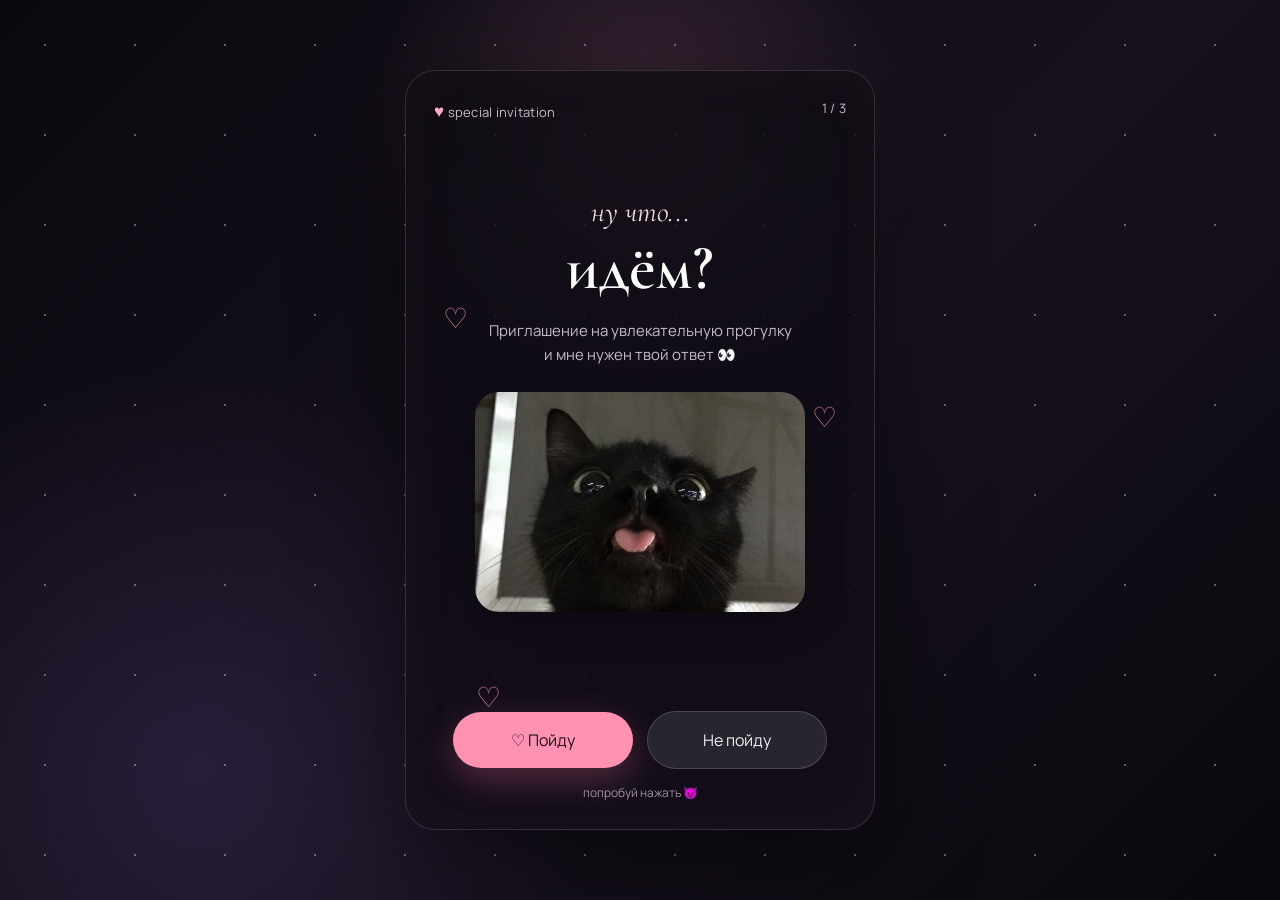
<file: index.html>
<!DOCTYPE html>
<html lang="ru">
<head>
<meta charset="UTF-8">
<meta name="viewport" content="width=device-width, initial-scale=1.0, viewport-fit=cover">
<title>Особенное приглашение ♡</title>
<style>
@import url('https://fonts.googleapis.com/css2?family=Cormorant+Garamond:wght@500;600;700&family=Manrope:wght@400;500;600;700&display=swap');

*{box-sizing:border-box}
html,body{margin:0;min-height:100%;font-family:Manrope,sans-serif;background:#09080d;color:#fff}
body{overflow:hidden}
button{font:inherit}
.screen{
  position:fixed; inset:0; display:flex; align-items:center; justify-content:center;
  padding:24px; opacity:0; pointer-events:none; transform:scale(1.025);
  transition:opacity .55s ease,transform .55s ease;
  overflow:auto;
}
.screen.active{opacity:1;pointer-events:auto;transform:scale(1)}
.bg{
  position:absolute;inset:0;
  background:
    radial-gradient(circle at 50% 15%,rgba(255,160,196,.18),transparent 28%),
    radial-gradient(circle at 15% 85%,rgba(130,90,190,.18),transparent 30%),
    linear-gradient(135deg,#0b0910,#17111d 55%,#0a080e);
}
.bg:after{
  content:"";position:absolute;inset:0;opacity:.35;
  background-image:radial-gradient(#fff 1px,transparent 1px);
  background-size:90px 90px;
}
.card{
  position:relative;width:min(470px,100%);min-height:min(760px,calc(100vh - 48px));
  border:1px solid rgba(255,255,255,.14);border-radius:30px;overflow:hidden;
  background:linear-gradient(180deg,rgba(13,11,18,.82),rgba(19,13,25,.92));
  box-shadow:0 25px 100px rgba(0,0,0,.5),inset 0 0 60px rgba(255,145,190,.04);
  padding:28px;display:flex;flex-direction:column;z-index:1;
}
.top{display:flex;justify-content:space-between;color:#c8bcc8;font-size:13px;letter-spacing:.02em}
.top b{color:#ffabc6;font-size:17px}
.hero{margin:auto 0;text-align:center}
.kicker{font-family:"Cormorant Garamond",serif;font-size:29px;font-style:italic;color:#f3d7e4}
h1{font-family:"Cormorant Garamond",serif;font-size:64px;line-height:.9;margin:10px 0 22px;font-weight:600}
.sub{color:#c8bac6;line-height:1.65;font-size:15px;max-width:330px;margin:auto}
.cat{font-size:100px;line-height:1;margin:22px 0;filter:drop-shadow(0 15px 25px rgba(255,150,190,.2))}
.invite-image{width:min(330px,85%);height:220px;margin:24px auto;object-fit:cover;border-radius:24px;display:block;box-shadow:0 15px 35px rgba(0,0,0,.28)}
.image-placeholder{
  width:min(330px,85%);height:220px;margin:24px auto;
  border:1.5px dashed rgba(255,171,198,.55);border-radius:24px;
  display:flex;align-items:center;justify-content:center;flex-direction:column;
  background:rgba(255,145,179,.055);color:#ffabc6;
  font-size:15px;letter-spacing:.05em;
}
.image-placeholder small{font-size:10px;color:#a99aa6;margin-top:7px;letter-spacing:0}
.actions{display:flex;gap:14px;align-items:center;justify-content:center;min-height:64px}
.btn{
  border:0;border-radius:999px;padding:17px 28px;cursor:pointer;min-width:180px;
  transition:transform .2s,box-shadow .2s,background .2s;
}
.primary{background:#ff91b3;color:#220f18;box-shadow:0 12px 35px rgba(255,117,159,.28)}
.primary:hover{transform:translateY(-2px);box-shadow:0 15px 40px rgba(255,117,159,.38)}
.no{
  background:#292530;color:#eee;border:1px solid rgba(255,255,255,.16);
  position:relative;z-index:4;transition:left .12s ease,top .12s ease,transform .12s ease;
}
.hint{font-size:12px;color:#9e909d;text-align:center;margin-top:12px}
.floating{position:absolute;color:#ff9fbd;font-size:28px;opacity:.7;animation:float 4s ease-in-out infinite}
.f1{left:8%;top:30%}.f2{right:8%;top:43%;animation-delay:1s}.f3{left:15%;bottom:15%;animation-delay:2s}
@keyframes float{50%{transform:translateY(-13px) rotate(8deg);opacity:1}}

.celebrate .hero{margin:auto 0 28px}
.celebrate h1{font-size:54px;color:#ff9fbd;text-shadow:0 0 35px rgba(255,120,170,.25)}
.confetti{position:absolute;inset:0;overflow:hidden;pointer-events:none}
.confetti i{position:absolute;width:8px;height:18px;background:#ff9fbd;opacity:.7;animation:fall 4s linear infinite}
.confetti i:nth-child(1){left:8%;animation-delay:-1s}.confetti i:nth-child(2){left:22%;animation-delay:-2.2s}.confetti i:nth-child(3){left:42%;animation-delay:-.4s}.confetti i:nth-child(4){left:61%;animation-delay:-1.8s}.confetti i:nth-child(5){left:79%;animation-delay:-2.7s}.confetti i:nth-child(6){left:91%;animation-delay:-.8s}
@keyframes fall{from{transform:translateY(-100px) rotate(0)}to{transform:translateY(800px) rotate(360deg)}}
.speech{display:inline-block;border:1px solid rgba(255,255,255,.3);border-radius:50%;padding:11px 17px;margin:4px;color:#f5dce7;font-family:"Cormorant Garamond",serif;font-size:18px}

.date .hero{margin:35px 0 20px}
.date h1{font-size:46px;margin-bottom:10px}
.calendar{background:rgba(31,27,35,.92);border:1px solid rgba(255,255,255,.13);border-radius:24px;padding:20px;margin:10px 0 18px}
.cal-head{display:flex;align-items:center;justify-content:space-between;font-size:17px;margin-bottom:20px}
.arrow{background:none;border:0;color:#ddd;font-size:24px;cursor:pointer;padding:4px 10px}
.week,.days{display:grid;grid-template-columns:repeat(7,1fr);gap:8px;text-align:center}
.week{color:#8f8591;font-size:11px;margin-bottom:8px}
.day{border:0;background:none;color:#eee;border-radius:12px;height:39px;cursor:pointer}
.day:hover{background:rgba(255,145,179,.14)}
.day.selected{background:#ff9cba;color:#29121c;box-shadow:0 7px 20px rgba(255,120,165,.25)}
.day.muted{color:#554d57;cursor:default}
.confirm{width:100%;margin-top:auto}
.result{text-align:center;margin-top:22px;min-height:70px}
.result strong{display:block;font-size:17px;color:#ffabc5;margin-bottom:6px}
.result span{font-size:13px;color:#bcb0bb}
.hidden{display:none!important}
@media(max-width:520px){
  .screen{padding:12px}
  .card{min-height:calc(100vh - 24px);border-radius:24px;padding:22px}
  h1{font-size:55px}.celebrate h1{font-size:45px}.date h1{font-size:40px}
  .cat{font-size:85px}
  .actions{gap:10px}.btn{min-width:0;padding:16px 22px}
}
</style>
</head>
<body>

<section class="screen active" id="s1">
  <div class="bg"></div><div class="card" id="card1">
    <div class="top"><span><b>♥</b> special invitation</span><span>1 / 3</span></div>
    <span class="floating f1">♡</span><span class="floating f2">♡</span><span class="floating f3">♡</span>
    <div class="hero">
      <div class="kicker">ну что...</div>
      <h1>идём?</h1>
      <p class="sub">Приглашение на увлекательную прогулку<br>и мне нужен твой ответ 👀</p>
      <img class="invite-image" src="01e43c9664c58c41807faaed828fb6cb.jpg" alt="Приглашение">
    </div>
    <div class="actions" id="actions">
      <button class="btn primary" id="yes">♡ Пойду</button>
      <button class="btn no" id="no">Не пойду</button>
    </div>
    <div class="hint" id="hint">попробуй нажать 😈</div>
  </div>
</section>

<section class="screen" id="s2">
  <div class="bg"></div><div class="card celebrate">
    <div class="confetti"><i></i><i></i><i></i><i></i><i></i><i></i></div>
    <div class="top"><span><b>♥</b> special invitation</span><span>2 / 3</span></div>
    <div class="hero">
      <div class="speech">ураа!</div>
      <div class="speech">это будет круто! ♡</div>
      <h1>Я НЕ СОМНЕВАЛСЯ,<br>ЧТО ТЫ<br>СОГЛАСИШЬСЯ!</h1>
      <img class="invite-image" src="8b15e88e55abe30e64251b4288eba909.jpg" alt="Бурные эмоции">
      <p class="sub">ты лучшая ♡</p>
    </div>
    <button class="btn primary" id="next">Так, спокойно. Дальше →</button>
  </div>
</section>

<section class="screen" id="s3">
  <div class="bg"></div><div class="card date">
    <div class="top"><span><b>♥</b> special invitation</span><span>3 / 3</span></div>
    <div class="hero">
      <div class="kicker">Осталось решить<br>самое главное...</div>
      <p class="sub">Когда состоится наше<br>великое событие? ♡</p>
    </div>
    <div class="calendar">
      <div class="cal-head"><button class="arrow" id="prev">‹</button><strong id="monthTitle"></strong><button class="arrow" id="nextMonth">›</button></div>
      <div class="week"><span>ПН</span><span>ВТ</span><span>СР</span><span>ЧТ</span><span>ПТ</span><span>СБ</span><span>ВС</span></div>
      <div class="days" id="days"></div>
    </div>
    <button class="btn primary confirm" id="confirm">Зафиксировать эту дату ♡</button>
    <div class="result hidden" id="result"><strong>Записано! ✨</strong><span id="resultText"></span></div>
  </div>
</section>

<script>
const screens=[...document.querySelectorAll('.screen')];
function show(n){screens.forEach((s,i)=>s.classList.toggle('active',i===n));}

const no=document.getElementById('no'), card=document.getElementById('card1'), hint=document.getElementById('hint');
let escapes=0;
function escapeNo(e){
  if(e) e.preventDefault();
  escapes++;
  const rect=card.getBoundingClientRect(), b=no.getBoundingClientRect();
  const pad=18;
  const maxX=Math.max(pad,rect.width-b.width-pad);
  const maxY=Math.max(130,rect.height-b.height-25);
  const x=pad+Math.random()*(maxX-pad);
  const y=120+Math.random()*Math.max(0,maxY-120);
  no.style.position='absolute';
  no.style.left=x+'px'; no.style.top=y+'px';
  no.style.transform=`rotate(${(Math.random()*16-8).toFixed(1)}deg)`;
  hint.textContent=escapes<3?'ещё попытка? 😈':escapes<6?'ну хватит уже 😂':'я понял';
}
no.addEventListener('pointerdown',escapeNo);
no.addEventListener('mouseenter',()=>{if(window.matchMedia('(hover:hover)').matches) escapeNo()});
document.getElementById('yes').onclick=()=>show(1);
document.getElementById('next').onclick=()=>show(2);

let current=new Date(2026,8,1), selected=null;
const monthTitle=document.getElementById('monthTitle'), days=document.getElementById('days');
function renderCalendar(){
  const y=current.getFullYear(),m=current.getMonth();
  monthTitle.textContent=new Intl.DateTimeFormat('ru-RU',{month:'long',year:'numeric'}).format(current).replace(/^./,c=>c.toUpperCase());
  days.innerHTML='';
  const first=(new Date(y,m,1).getDay()+6)%7, count=new Date(y,m+1,0).getDate();
  for(let i=0;i<first;i++){let x=document.createElement('button');x.className='day muted';x.disabled=true;days.appendChild(x)}
  for(let d=1;d<=count;d++){
    let x=document.createElement('button');x.className='day';x.textContent=d;
    if(selected && selected.getFullYear()===y && selected.getMonth()===m && selected.getDate()===d)x.classList.add('selected');
    x.onclick=()=>{selected=new Date(y,m,d);renderCalendar()};
    days.appendChild(x);
  }
}
document.getElementById('prev').onclick=()=>{current.setMonth(current.getMonth()-1);renderCalendar()};
document.getElementById('nextMonth').onclick=()=>{current.setMonth(current.getMonth()+1);renderCalendar()};
const GOOGLE_SCRIPT_URL = 'https://script.google.com/macros/s/AKfycbwhUoduRSXQWKKFP6elFwiyz54tm9baigENuSbCMViYyrPDfb_bu0n3HUU-oI7hkKmd/exec';

document.getElementById('confirm').onclick=async()=>{
  if(!selected){
    document.getElementById('result').classList.remove('hidden');
    document.getElementById('resultText').textContent='Сначала выбери дату ♡';
    return;
  }

  const dateText = new Intl.DateTimeFormat('ru-RU',{
    day:'numeric',month:'long',year:'numeric'
  }).format(selected);

  // Сохраняем дату на этом устройстве.
  localStorage.setItem('invitationDate', dateText);

  document.getElementById('result').classList.remove('hidden');
  document.getElementById('resultText').textContent =
    dateText + ' — день официального выхода';

  // Если позже подключить Google Apps Script, дата будет отправляться в Google Таблицу.
  if (GOOGLE_SCRIPT_URL) {
    try {
      await fetch(GOOGLE_SCRIPT_URL, {
        method:'POST',
        mode:'no-cors',
        headers:{'Content-Type':'text/plain;charset=utf-8'},
        body: JSON.stringify({
          date: dateText,
          timestamp: new Date().toISOString()
        })
      });
    } catch(e) {
      console.log('Не удалось отправить дату в Google Таблицу:', e);
    }
  }
};
renderCalendar();
</script>
</body>
</html>
</file>
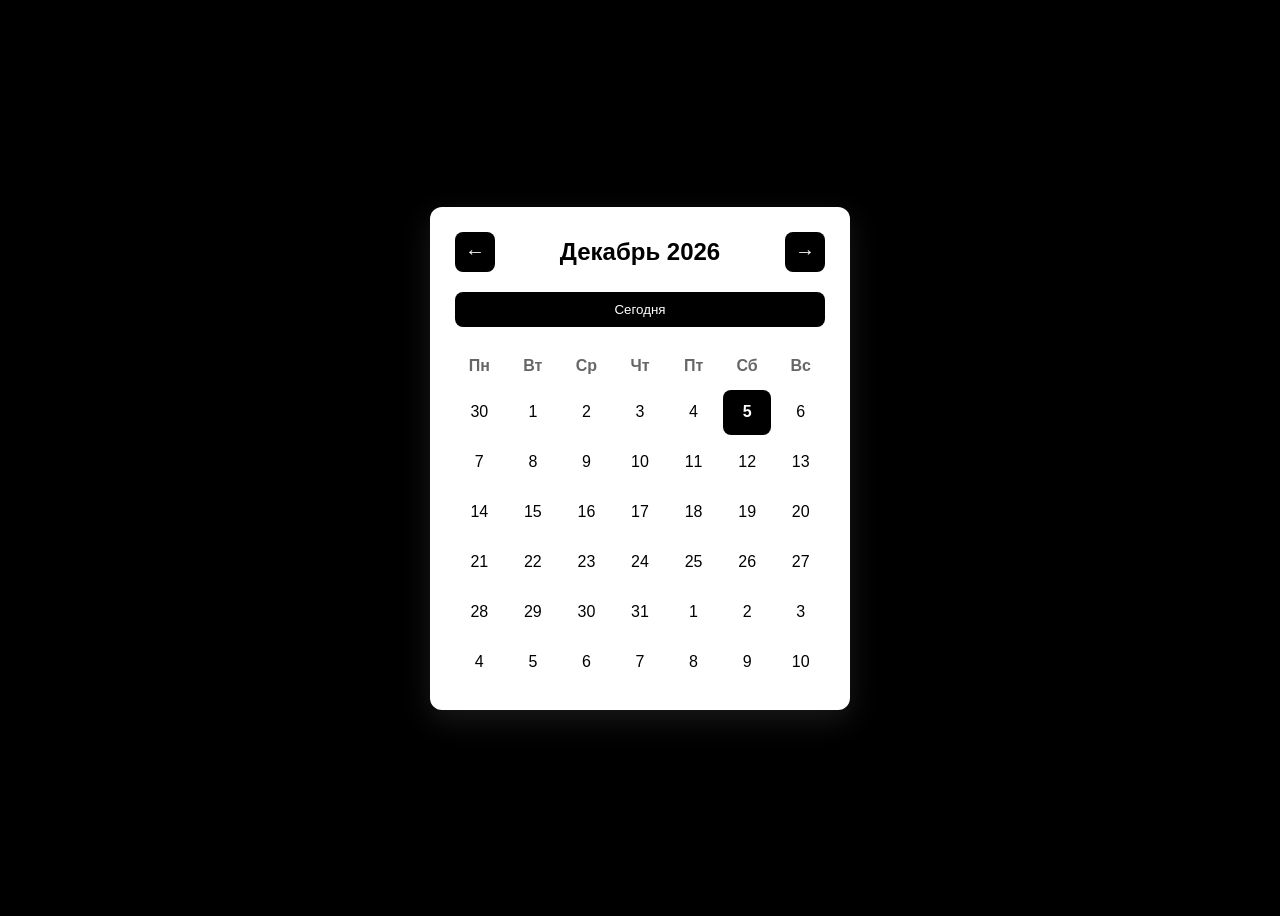
<file: calendar/1.html>
<!DOCTYPE html>
<html lang="ru">
<head>
    <meta charset="UTF-8">
    <title>Календарь</title>
    <link rel="stylesheet" href="style.css">
</head>
<body>

<div class="calendar">

    <div class="calendar-header">
        <button id="prevMonth">←</button>

        <h1 id="monthYear"></h1>

        <button id="nextMonth">→</button>
    </div>

    <button id="todayButton">Сегодня</button>

    <div class="weekdays">
        <div>Пн</div>
        <div>Вт</div>
        <div>Ср</div>
        <div>Чт</div>
        <div>Пт</div>
        <div>Сб</div>
        <div>Вс</div>
    </div>

    <div id="days" class="days"></div>

</div>

<script src="script.js"></script>
</body>
</html>
</file>
<file: calendar/style.css>
* {
    box-sizing: border-box;
}

body {
    min-height: 100vh;
    display: flex;
    justify-content: center;
    align-items: center;
    font-family: Arial, sans-serif;
    background: #000000;
}

.calendar {
    width: 420px;
    padding: 25px;
    background: #ffffff;
    border-radius: 12px;
    box-shadow: 0 10px 30px rgba(255, 255, 255, 0.1);
}

.calendar-header {
    display: flex;
    justify-content: space-between;
    align-items: center;
    margin-bottom: 20px;
}

.calendar-header h1 {
    margin: 0;
    font-size: 24px;
    color: #000000;
}

.calendar-header button {
    width: 40px;
    height: 40px;
    border: none;
    border-radius: 8px;
    background: #000000;
    color: #ffffff;
    cursor: pointer;
    font-size: 20px;
}

.calendar-header button:hover {
    background: #333333;
}

#todayButton {
    width: 100%;
    padding: 10px;
    margin-bottom: 20px;
    border: none;
    border-radius: 8px;
    background: #000000;
    color: #ffffff;
    cursor: pointer;
}

#todayButton:hover {
    background: #333333;
}

.weekdays,
.days {
    display: grid;
    grid-template-columns: repeat(7, 1fr);
    gap: 5px;
}

.weekdays {
    margin-bottom: 5px;
}

.weekdays div {
    padding: 10px 0;
    text-align: center;
    font-weight: bold;
    color: #666666;
}

.days div {
    height: 45px;
    display: flex;
    justify-content: center;
    align-items: center;
    border-radius: 8px;
    color: #000000;
    cursor: pointer;
}

.days div:hover {
    background: #eeeeee;
}

.other-month {
    color: #aaaaaa;
}

.days div.today {
    background: #000000;
    color: #ffffff;
    font-weight: bold;
}

.days div.today:hover {
    background: #000000;
    color: #ffffff;
}
</file>
